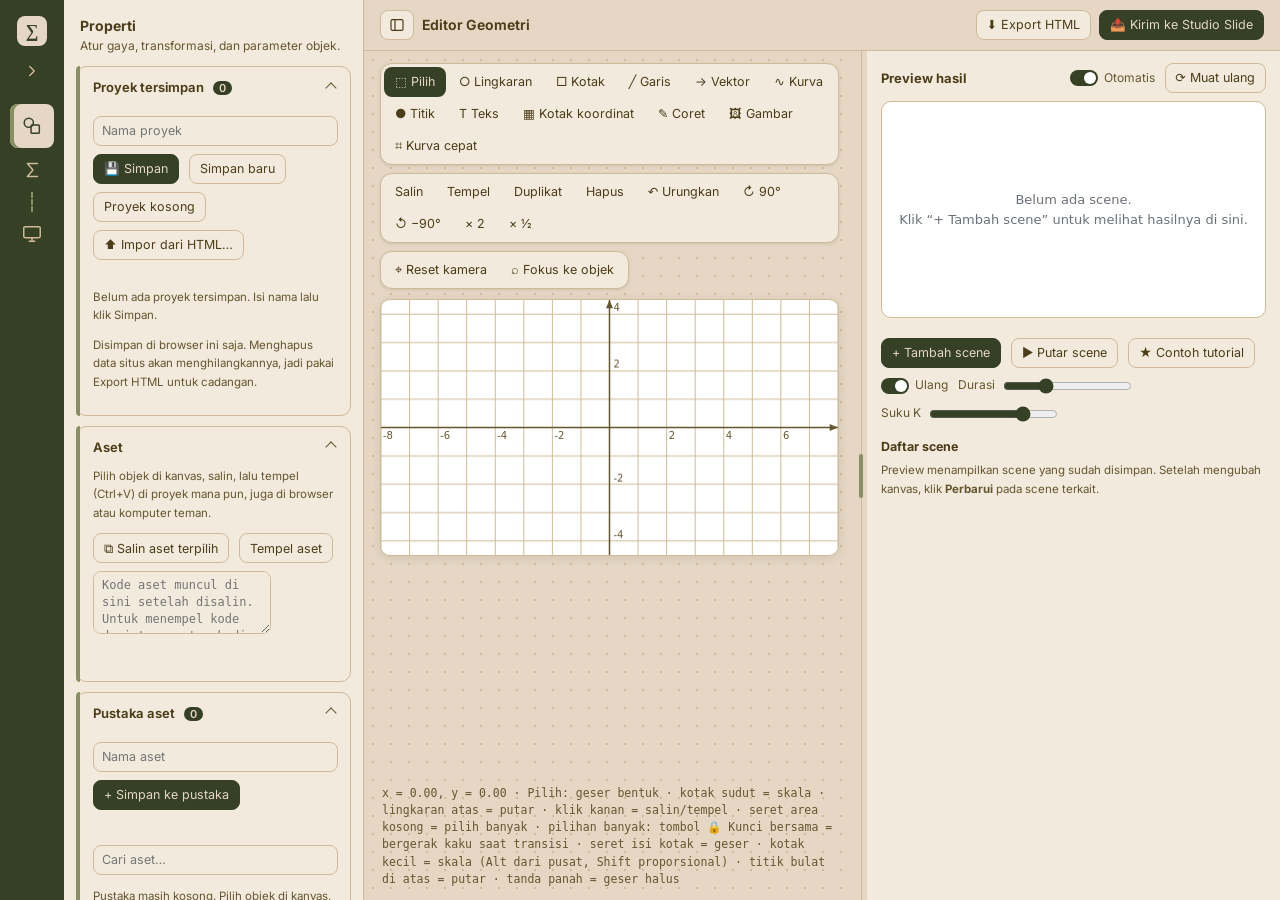
<file: index.html>
<!DOCTYPE html>
<html lang="id">
<head>
<meta charset="utf-8">
<meta name="viewport" content="width=device-width, initial-scale=1, viewport-fit=cover">
<title>Studio Animasi</title>
<link rel="stylesheet" href="https://fonts.googleapis.com/css2?family=Inter:wght@400;500;600;700&display=swap">
<link rel="stylesheet" href="css/shell.css">
</head>
<body>
<aside id="side" aria-label="Menu utama">
  <div class="brand"><span class="logo" aria-hidden="true">∑</span><b>Studio Animasi</b>
    <button id="tgl" class="tgl" type="button" aria-controls="side" aria-expanded="true" aria-label="Ciutkan sidebar" title="Ciutkan sidebar"><svg viewBox="0 0 24 24" aria-hidden="true"><path d="M15 6l-6 6 6 6"/></svg></button>
  </div>
  <nav>
    <a class="nav" href="#geometri" data-app="geometri">
      <svg viewBox="0 0 24 24" aria-hidden="true"><circle cx="8.5" cy="8.5" r="5"/><rect x="11" y="11" width="9" height="9" rx="1"/></svg>
      <span class="t">Editor Geometri<small>Bentuk, kurva, scene</small></span>
    </a>
    <a class="nav" href="#katex" data-app="katex">
      <svg viewBox="0 0 24 24" aria-hidden="true"><path d="M18 5H7l6 7-6 7h11"/></svg>
      <span class="t">Editor KaTeX<small>Rumus yang bermorf</small></span>
    </a>
    <span class="flow" aria-hidden="true"></span>
    <a class="nav" href="#slide" data-app="slide">
      <svg viewBox="0 0 24 24" aria-hidden="true"><rect x="3" y="4" width="18" height="12" rx="1.5"/><path d="M9 20h6M12 16v4"/></svg>
      <span class="t">Studio Slide<small>Susun jadi presentasi</small></span>
      <span class="count" id="cnt" hidden>0</span>
    </a>
  </nav>
  <div class="foot">
    <label class="opt"><input type="checkbox" id="auto" checked> Buka Studio Slide setelah kirim</label>
    <p>Pekerjaan hanya tersimpan selama tab ini terbuka. Gunakan “Simpan .html” di Studio Slide sebelum menutup.</p>
  </div>
</aside>

<main id="stage">
  <iframe class="pane" data-app="geometri" src="apps/geometri/index.html" title="Editor Geometri" allow="fullscreen; clipboard-read; clipboard-write"></iframe>
  <iframe class="pane" data-app="katex" src="apps/katex/index.html" title="Editor KaTeX" allow="fullscreen; clipboard-read; clipboard-write"></iframe>
  <iframe class="pane" data-app="slide" src="apps/slide/index.html" title="Studio Slide" allow="fullscreen; clipboard-read; clipboard-write"></iframe>
</main>

<div id="toast" role="status" aria-live="polite"></div>
<script src="js/shell.js"></script>
</body>
</html>
</file>
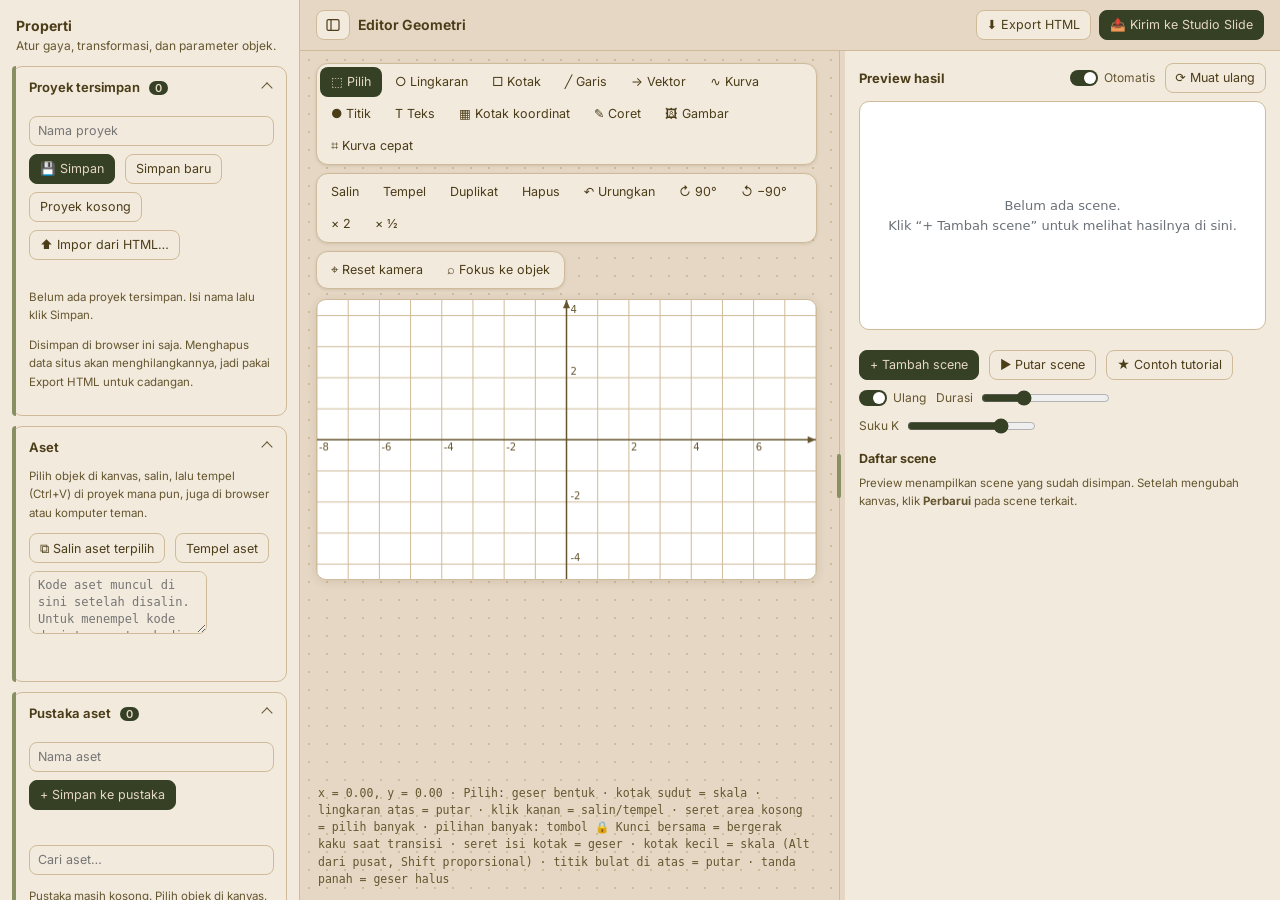
<file: apps/geometri/index.html>
<!DOCTYPE html>
<html lang="id"><head><meta charset="utf-8">
<meta name="viewport" content="width=device-width, initial-scale=1, viewport-fit=cover">
<title>Editor Geometri</title>
<link rel="stylesheet" href="https://fonts.googleapis.com/css2?family=Inter:wght@400;500;600;700&display=swap">
<link rel="stylesheet" href="../../css/ui.css"></head>
<body data-ar="1.7778">
<div id="app">
<aside id="insp" aria-label="Properti">
<div class="ih"><b>Properti</b><span>Atur gaya, transformasi, dan parameter objek.</span></div>
<details class="card" open><summary><span>Proyek tersimpan <span class="badge" id="libn">0</span></span></summary><div class="cb">
<div class="row"><input type="text" id="lnm" placeholder="Nama proyek" maxlength="60" autocomplete="off" aria-label="Nama proyek"></div>
<div class="row"><button id="lsv" class="pri" title="Simpan perubahan ke proyek yang sedang dibuka">💾 Simpan</button><button id="lsa" title="Simpan sebagai proyek baru">Simpan baru</button><button id="lnw">Proyek kosong</button></div>
<div class="row"><button id="lim" title="Buka file .html hasil Export HTML">⬆ Impor dari HTML…</button><input type="file" id="lfi" accept=".html,.htm" hidden></div>
<p class="f" id="lmsg" role="status" aria-live="polite"></p>
<div id="llist"></div>
<p class="f">Disimpan di browser ini saja. Menghapus data situs akan menghilangkannya, jadi pakai Export HTML untuk cadangan.</p>
</div></details>
<details class="card" open><summary><span>Aset</span></summary><div class="cb">
<p class="f" style="margin-top:0">Pilih objek di kanvas, salin, lalu tempel (Ctrl+V) di proyek mana pun, juga di browser atau komputer teman.</p>
<div class="row"><button id="acp" title="Salin objek terpilih (Ctrl+C)">⧉ Salin aset terpilih</button><button id="apt" title="Tempel aset dari clipboard atau dari kolom kode">Tempel aset</button></div>
<textarea id="akd" rows="3" spellcheck="false" aria-label="Kode aset" placeholder="Kode aset muncul di sini setelah disalin. Untuk menempel kode dari teman, taruh di sini lalu klik Tempel aset."></textarea>
<p class="f" id="amsg" role="status" aria-live="polite"></p>
</div></details>
<details class="card" open><summary><span>Pustaka aset <span class="badge" id="bn">0</span></span></summary><div class="cb">
<div class="row"><input type="text" id="bnm" placeholder="Nama aset" maxlength="60" autocomplete="off" aria-label="Nama aset"><button id="bsv" class="pri" title="Simpan objek terpilih (atau kode di kolom Aset) ke pustaka">+ Simpan ke pustaka</button></div>
<p class="f" id="bmsg" role="status" aria-live="polite"></p>
<input type="search" id="bq" placeholder="Cari aset…" aria-label="Cari aset" autocomplete="off">
<div id="blist"></div>
<p class="f">Tersimpan di browser ini. Pakai <b>Salin kode</b> untuk membagikan aset ke teman atau memindahkannya ke browser lain.</p>
</div></details>
<details class="card" open><summary>Gaya</summary><div class="cb">
<div class="row"><label>Garis <input type="color" id="sc"></label><label>Gaya garis <select id="dh"><option value="0">Penuh ───</option><option value="1">Putus-putus ─ ─ ─</option><option value="2">Titik-titik · · · ·</option><option value="3">Titik-garis ─ · ─</option></select></label><label>Isi <input type="color" id="fc" value="#38bdf8"></label><label>Opasitas isi <input type="range" id="fo" min="0" max="100" value="0"></label><label><input type="checkbox" id="sg" checked> Snap grid ¼</label><label><input type="checkbox" id="co" checked> Label koordinat titik</label></div>
</div></details>
<details class="card" open><summary>Transformasi</summary><div class="cb">
<p class="f empty">Pilih objek di kanvas untuk mengatur posisi, skala, putaran, dan memutar beberapa objek sekaligus.</p>
<div class="row" id="pn" hidden><span id="fl" style="display:contents"></span><label><input type="checkbox" id="trc"> Jejak</label></div>
<div class="row" id="gr" hidden><label>Sudut <input type="number" id="rgA" value="45" step="5" style="flex:none;min-width:0;width:70px">°</label><label>Pusat <select id="rgM"><option value="c">pusat kelompok</option><option value="o">titik asal (0, 0)</option><option value="x">titik kustom</option><option value="s">tiap objek sendiri</option></select></label><span id="rgX" hidden style="display:contents"><label>x <input type="number" id="rgx" value="0" step=".25" style="flex:none;min-width:0;width:70px"></label><label>y <input type="number" id="rgy" value="0" step=".25" style="flex:none;min-width:0;width:70px"></label></span><button id="rgL" title="Berlawanan arah jarum jam">↺ Putar</button><button id="rgR" title="Searah jarum jam">↻ Putar</button><button id="rgK">⌖ Pusat dari kanvas</button><button id="rgG" title="Kunci objek terpilih jadi satu grup: bergerak kaku (geser/putar/skala bersama) saat transisi scene">🔒 Kunci bersama</button><button id="rgF" title="Lepas kunci grup">🔓 Lepas kunci</button><span class="f" id="rgT"></span><label>Skala <input type="number" id="rgS" value="1.25" step=".05" min=".05" style="flex:none;min-width:0;width:64px">×</label><button id="rgU" title="Perbesar terhadap pusat yang dipilih">⤢ Perbesar</button><button id="rgD" title="Perkecil terhadap pusat yang dipilih">⤡ Perkecil</button><span class="f">Pilih beberapa objek (bentuk, vektor, kurva, teks) lalu geser, skala, atau putar bersama. Di kanvas: seret isi kotak pilihan = geser; kotak kecil = skala (Alt = dari pusat, Shift = proporsional); titik bulat di atas = putar (Shift = kelipatan 15°). Tanda panah = geser halus (Shift = 1 satuan).</span></div>
</div></details>
<details class="card"><summary>Sumbu & grid</summary><div class="cb">
<div class="row"><label><input type="checkbox" id="agd" checked> Grid</label><label><input type="checkbox" id="axa" checked> Sumbu</label><span style="opacity:.6;font:.8rem system-ui,sans-serif">ikut di HTML:</span><label><input type="checkbox" id="xgd" checked> Grid</label><label><input type="checkbox" id="xax"> Sumbu</label><label><input type="checkbox" id="an" checked> Angka</label><label>x <input type="number" id="ax1" step="1"> s/d <input type="number" id="ax2" step="1"></label><label>y <input type="number" id="ay1" step=".5"> s/d <input type="number" id="ay2" step=".5"></label><label>Langkah <input type="number" id="ast" step=".5" min=".1"></label></div>
</div></details>
<details class="card"><summary>Parameter</summary><div class="cb">
<div class="row" id="pr"><input type="text" id="pnm" placeholder="nama: θ, a, k…" style="flex:none;min-width:0;width:110px" spellcheck="false"><button id="pa">+ Parameter</button><button id="pd">Contoh: lingkaran satuan</button><button id="prs">Hapus jejak</button></div>
<div id="pl2"></div>
<div class="f">Rumus boleh dipakai di kolom x, y, putar (rad), skala (panel Transformasi), batas kurva persamaan, dan teks {…}. Contoh: <code>cos(θ)</code>, <code>1.5+θ</code>. Kolom berisi rumus mengalahkan drag; ketik angka untuk melepasnya.</div>
</div></details>
<details class="card"><summary>Kurva persamaan &amp; teks</summary><div class="cb">
<div class="row" id="eq"><label>Jenis <select id="qm"><option value="y">y = f(x)</option><option value="p">x(t), y(t)</option><option value="r">r = f(θ)</option><option value="t">tabel (x, y)</option></select></label><input type="text" id="qa" value="sin(x)" placeholder="f(x)" spellcheck="false"><input type="text" id="qb" placeholder="y(t)" spellcheck="false" hidden><textarea id="qt" rows="4" hidden spellcheck="false">0, 0
1, 1.5
2, 1
3, 3
4, 2.5</textarea><label hidden><input type="checkbox" id="qs" checked> halus</label><label hidden><input type="checkbox" id="qd" checked> titik data</label><label>dari <input type="text" id="ql" value="-8" style="flex:none;min-width:0;width:72px"></label><label>sampai <input type="text" id="qh" value="8" style="flex:none;min-width:0;width:72px"></label><select id="qp"><option value="">Contoh…</option></select><button id="qg">Gambar baru</button><button id="qu">Perbarui terpilih</button></div>
<div id="nl"></div>
</div></details>
<details class="card"><summary>Pintasan keyboard</summary><div class="cb">
<div class="f" style="margin:0">Pintasan: V/C/R/L/P ganti alat · Ctrl+C / V / D salin, tempel, duplikat · Del hapus · Ctrl+Z urungkan · Seret area kosong = pilih banyak (→ terkurung, ← tersentuh) · Shift = tambah/hapus pilihan · Ctrl+A semua · Roda = zoom kamera · klik tengah + seret = geser · G kotak koordinat (kurva baru masuk ke kotak yang dipilih) · F coret bebas · Shift saat memutar = kelipatan 15° · Alt saat tarik handle kurva = handle tak simetris.</div>
</div></details>
</aside>
<div id="main">
<header id="top">
<button id="itg" type="button" aria-expanded="true" aria-controls="insp" title="Ciutkan / buka panel properti" aria-label="Ciutkan atau buka panel properti"><svg viewBox="0 0 24 24" aria-hidden="true"><rect x="3" y="4" width="18" height="16" rx="2"/><path d="M9 4v16"/></svg></button>
<h1>Editor Geometri</h1><span class="sp"></span><button id="ex">⬇ Export HTML</button><button id="sd" class="pri" title="Kirim animasi ini langsung ke Studio Slide, tanpa download">📤 Kirim ke Studio Slide</button>
</header>
<div id="work">
<section id="cvp" aria-label="Kanvas scene">
<div class="tools"><div class="pill" id="tb"></div><input type="file" id="imf" accept="image/*,.svg" hidden><div class="pill" id="ac"></div><div class="pill"><button id="cr">⌖ Reset kamera</button><button id="cf">⌕ Fokus ke objek</button></div></div>
<div class="row qkc" id="qk" hidden><canvas id="mc" width="256" height="144" style="width:256px;height:144px;flex:none;border:1px solid var(--bd);border-radius:8px;cursor:crosshair;touch-action:none"></canvas><div style="display:flex;flex-direction:column;gap:6px;flex:1;min-width:250px"><div id="mp" style="display:flex;flex-wrap:wrap;gap:4px"></div><div class="row" style="margin:0"><label><span id="mfl">y =</span> <input type="text" id="mf" value="sin(x)" spellcheck="false" style="flex:none;min-width:0;width:170px"></label><label>dari <input type="text" id="mlo" value="-2*pi" style="flex:none;min-width:0;width:64px"></label><label>sampai <input type="text" id="mhi" value="2*pi" style="flex:none;min-width:0;width:64px"></label></div><div class="row" style="margin:0"><button id="mad">+ Tambah ke kanvas</button><button id="mcl">Hapus coretan</button><span class="f">Pilih kurva, ketik rumus, atau gambar langsung di kotak kecil (seret).</span></div></div></div>
<div id="cvbox"><div id="cvw"><canvas id="c"></canvas></div></div>
<div class="stat" id="st"></div>
<div id="cm" hidden></div>
<div id="nav"><button id="nvp" aria-label="Sebelumnya">‹</button><button id="nvn" aria-label="Berikutnya">›</button></div>
</section>
<div id="gut" role="separator" aria-orientation="vertical" aria-label="Atur lebar kanvas dan preview" tabindex="0" title="Seret untuk mengatur lebar · klik dua kali untuk reset"></div>
<section id="pvp" aria-label="Preview hasil">
<div class="ph"><b>Preview hasil</b><label><input type="checkbox" id="pva" checked> Otomatis</label><button id="pvr" type="button" title="Muat ulang preview">⟳ Muat ulang</button></div>
<div class="pvbox"><iframe id="pvf" title="Preview hasil animasi" sandbox="allow-scripts"></iframe></div>
<div id="scn">
<div class="row"><button id="ad" class="pri">+ Tambah scene</button><button id="pl">▶ Putar scene</button><button id="exs">★ Contoh tutorial</button></div>
<div class="row"><label><input type="checkbox" id="lp" checked> Ulang</label><label>Durasi <input type="range" id="cd" min="5" max="40" value="16"></label><label>Suku K <input type="range" id="K" min="5" max="64" value="50"></label></div>
<h2>Daftar scene</h2>
<div id="sl"></div>
<p class="f">Preview menampilkan scene yang sudah disimpan. Setelah mengubah kanvas, klik <b>Perbarui</b> pada scene terkait.</p>
</div>
</section>
</div>
</div>
</div>
<script src="../../js/bridge.js"></script>
<script src="script.js"></script>
<script src="../../js/studiodb.js"></script>
<script src="library.js"></script>
<script src="asset.js"></script>
<script src="assetlib.js"></script>
<script src="../../js/split.js"></script>
</body></html>
</file>
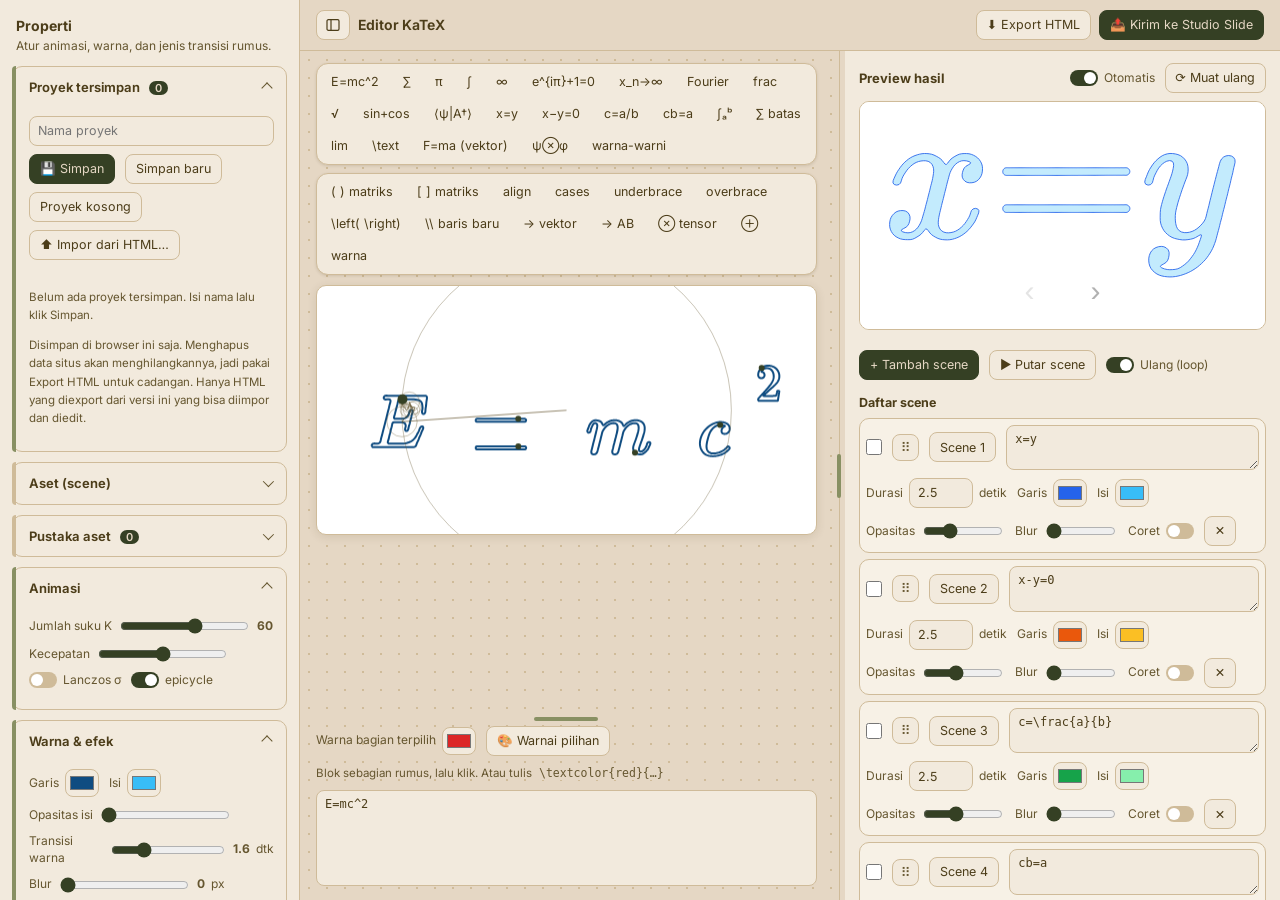
<file: apps/katex/index.html>
<!DOCTYPE html>
<html lang="id"><head><meta charset="utf-8">
<meta name="viewport" content="width=device-width, initial-scale=1, viewport-fit=cover">
<title>Editor KaTeX</title>
<link rel="stylesheet" href="https://fonts.googleapis.com/css2?family=Inter:wght@400;500;600;700&display=swap">
<link rel="stylesheet" href="../../css/ui.css"></head>
<body data-ar="var">
<div id="app">
<aside id="insp" aria-label="Properti">
<div class="ih"><b>Properti</b><span>Atur animasi, warna, dan jenis transisi rumus.</span></div>
<details class="card" open><summary><span>Proyek tersimpan <span class="badge" id="libn">0</span></span></summary><div class="cb">
<div class="row"><input type="text" id="lnm" placeholder="Nama proyek" maxlength="60" autocomplete="off" aria-label="Nama proyek"></div>
<div class="row"><button id="lsv" class="pri" title="Simpan perubahan ke proyek yang sedang dibuka">💾 Simpan</button><button id="lsa" title="Simpan sebagai proyek baru">Simpan baru</button><button id="lnw">Proyek kosong</button></div>
<div class="row"><button id="lim" title="Buka file .html hasil Export HTML">⬆ Impor dari HTML…</button><input type="file" id="lfi" accept=".html,.htm" hidden></div>
<p class="f" id="lmsg" role="status" aria-live="polite"></p>
<div id="llist"></div>
<p class="f">Disimpan di browser ini saja. Menghapus data situs akan menghilangkannya, jadi pakai Export HTML untuk cadangan. Hanya HTML yang diexport dari versi ini yang bisa diimpor dan diedit.</p>
</div></details>
<details class="card"><summary><span>Aset (scene)</span></summary><div class="cb">
<p class="f" style="margin-top:0">Centang scene di daftar scene, lalu salin dan tempel (Ctrl+C / Ctrl+V) di proyek mana pun, juga di browser atau komputer teman.</p>
<div class="row"><button id="acp" title="Salin scene yang dicentang (Ctrl+C)">⧉ Salin aset terpilih</button><button id="apt" title="Tempel aset dari clipboard atau dari kolom kode">Tempel aset</button></div>
<div class="row"><button id="asa">Pilih semua</button><button id="asn">Kosongkan</button><span class="f" id="apk" style="margin:0">Belum ada scene dipilih</span></div>
<textarea id="akd" rows="3" spellcheck="false" aria-label="Kode aset" placeholder="Kode aset muncul di sini setelah disalin. Untuk menempel kode dari teman, taruh di sini lalu klik Tempel aset."></textarea>
<p class="f" id="amsg" role="status" aria-live="polite"></p>
</div></details>
<details class="card"><summary><span>Pustaka aset <span class="badge" id="bn">0</span></span></summary><div class="cb">
<div class="row"><input type="text" id="bnm" placeholder="Nama aset" maxlength="60" autocomplete="off" aria-label="Nama aset"><button id="bsv" class="pri" title="Simpan scene yang dicentang (atau kode di kolom Aset) ke pustaka">+ Simpan ke pustaka</button></div>
<p class="f" id="bmsg" role="status" aria-live="polite"></p>
<input type="search" id="bq" placeholder="Cari aset…" aria-label="Cari aset" autocomplete="off">
<div id="blist"></div>
<p class="f">Tersimpan di browser ini. Pakai <b>Salin kode</b> untuk membagikan aset ke teman atau memindahkannya ke browser lain.</p>
</div></details>
<details class="card" open><summary>Animasi</summary><div class="cb">
<div class="row">
<label>Jumlah suku K <input type="range" id="K" min="1" max="100" value="60"> <b id="Kv">60</b></label>
<label>Kecepatan <input type="range" id="sp" min="0" max="100" value="50"></label>
<label><input type="checkbox" id="la"> Lanczos σ</label>
<label><input type="checkbox" id="ep" checked> epicycle</label>
</div>
</div></details>
<details class="card" open><summary>Warna & efek</summary><div class="cb">
<div class="row"><label>Garis <input type="color" id="sc"></label><label>Isi <input type="color" id="fc" value="#38bdf8"></label><label>Opasitas isi <input type="range" id="fo" min="0" max="100" value="0"></label><label>Transisi warna <input type="range" id="cd" min="1" max="60" value="16"> <b id="cdv">1.6</b> dtk</label>
<label>Blur <input type="range" id="bl" min="0" max="24" value="0"> <b id="blv">0</b> px</label>
<label><input type="checkbox" id="st"> Coret (strikethrough)</label></div>
</div></details>
<details class="card" open><summary>Transisi</summary><div class="cb">
<div class="row">
<label>Mode <select id="md"><option value="auto">Otomatis</option><option value="alg">Transposisi aljabar</option><option value="morph">Morph Fourier</option></select></label>
<label>Kanvas <select id="ar"><option value="2">2:1</option><option value="1.7778">16:9</option><option value="1.3333">4:3</option></select></label>
<label>Pindah ruas <select id="mv"><option value="trans">Translasi saja</option><option value="spin">Translasi + putar</option></select></label></div>
</div></details>
<details class="card"><summary>Referensi sintaks</summary><div class="cb">
<div class="f">z(θ) = Σ<sub>|k|≤K</sub> σ<sub>k</sub> c<sub>k</sub> e<sup>ikθ</sup>, σ<sub>k</sub> = sinc(k/(K+1)) &nbsp;(σ<sub>k</sub>=1 jika Lanczos mati)<br>
Transposisi: glyph yang sama di dua scene (mis. <b>y</b> pada x=y → x−y=0) dipindah secara kaku: translasi hanya mengubah c<sub>0</sub>, rotasi mengalikan semua c<sub>k</sub> dengan e<sup>iα</sup>. Glyph baru (−, 0) tumbuh dari titik, glyph yang hilang (garis pecahan) menyusut. Kalau glyph tidak cocok (E → y) dipakai morph Fourier biasa.<br>
Sintaks: <b>^</b> pangkat, <b>_</b> indeks, <b>{ }</b> grup, dan <b>\sum \int \pi \infty \alpha \theta \sqrt \partial \nabla \to</b> dst. Contoh: e^{iπ}+1=0<br>
<b>Enter</b> = baris baru (atau <b>\\</b>). Di dalam blok, <b>&amp;</b> memisah kolom.<br>
Matriks: <b>\begin{pmatrix} a &amp; b \\ c &amp; d \end{pmatrix}</b> (juga matrix, bmatrix, Bmatrix, vmatrix, Vmatrix, cases).<br>
Rata seperti LaTeX: <b>\begin{align} x &amp;= a+b \\ y &amp;= c \end{align}</b>. Kalau ada &amp; di teks biasa, otomatis jadi align; tanpa &amp; baris-barisnya di tengah.<br>
<b>\underbrace{a+b}_{n}</b>, <b>\overbrace{a+b}^{n}</b>, <b>\left( … \right)</b> (pembatas ikut tinggi isi), <b>\cdots \vdots \ddots \ldots \cdot</b>.<br>
Batas operator: <b>\sum_{a=1}^{\infty}</b>, <b>\prod</b>, <b>\lim_{x\to 0}</b> menaruh batas di atas/bawah (rata tengah); <b>\int_a^b</b> menaruh batas di samping (atas di kanan-atas, bawah di kanan-bawah). Scene bisa dipindah urutannya dengan menyeret ⠿ di kirinya. Variabel biasa seperti x_i^2 dan {a+b}^2 ditumpuk rapi. <b>\text{Teks biasa}</b> (juga \mathrm, \mbox, \operatorname) memakai huruf tegak, bukan huruf matematika miring. <b>Coret</b> menambah garis strikethrough yang ikut di-morph; <b>Blur</b> mengaburkan tulisan (transisinya ikut animasi warna).</div>
</div></details>
</aside>
<div id="main">
<header id="top">
<button id="itg" type="button" aria-expanded="true" aria-controls="insp" title="Ciutkan / buka panel properti" aria-label="Ciutkan atau buka panel properti"><svg viewBox="0 0 24 24" aria-hidden="true"><rect x="3" y="4" width="18" height="16" rx="2"/><path d="M9 4v16"/></svg></button>
<h1>Editor KaTeX</h1><span class="sp"></span><button id="ex">⬇ Export HTML</button><button id="sd" class="pri" title="Kirim animasi ini langsung ke Studio Slide, tanpa download">📤 Kirim ke Studio Slide</button>
</header>
<div id="work">
<section id="cvp" aria-label="Kanvas scene">
<div class="tools"><div class="pill" id="pre"></div><div class="pill" id="sn"></div></div>
<div id="cvbox"><div id="cvw"><canvas id="c"></canvas></div></div>
<div class="edit"><div id="tgrip" role="separator" aria-orientation="horizontal" aria-label="Atur tinggi kolom teks (tarik ke atas untuk memperbesar)" tabindex="0" title="Tarik ke atas untuk memperbesar kolom teks · klik dua kali untuk reset"></div><div class="cprow"><label>Warna bagian terpilih <input type="color" id="tcp" value="#dc2626" aria-label="Warna untuk bagian rumus yang dipilih"></label><button id="tcb" type="button" title="Bungkus teks yang diblok di kolom rumus dengan \textcolor{…}{…}">🎨 Warnai pilihan</button><span class="f" style="margin:0">Blok sebagian rumus, lalu klik. Atau tulis <code>\textcolor{red}{…}</code></span></div>
<div class="row"><textarea id="tx" rows="4" autocomplete="off" spellcheck="false">E=mc^2</textarea></div></div>
</section>
<div id="gut" role="separator" aria-orientation="vertical" aria-label="Atur lebar kanvas dan preview" tabindex="0" title="Seret untuk mengatur lebar · klik dua kali untuk reset"></div>
<section id="pvp" aria-label="Preview hasil">
<div class="ph"><b>Preview hasil</b><label><input type="checkbox" id="pva" checked> Otomatis</label><button id="pvr" type="button" title="Muat ulang preview">⟳ Muat ulang</button></div>
<div class="pvbox"><iframe id="pvf" title="Preview hasil animasi" sandbox="allow-scripts"></iframe></div>
<div id="scn">
<div class="row"><button id="ad" class="pri">+ Tambah scene</button><button id="pl">▶ Putar scene</button><label><input type="checkbox" id="lp" checked> Ulang (loop)</label></div>
<h2>Daftar scene</h2>
<div id="sl"></div>
<p class="f">Seret ⠿ untuk mengubah urutan. Preview diperbarui otomatis saat scene berubah.</p>
</div>
</section>
</div>
</div>
</div>
<script src="../../js/bridge.js"></script>
<script src="script.js"></script>
<script src="../../js/studiodb.js"></script>
<script src="library.js"></script>
<script src="asset.js"></script>
<script src="../../js/split.js"></script>
</body></html>
</file>
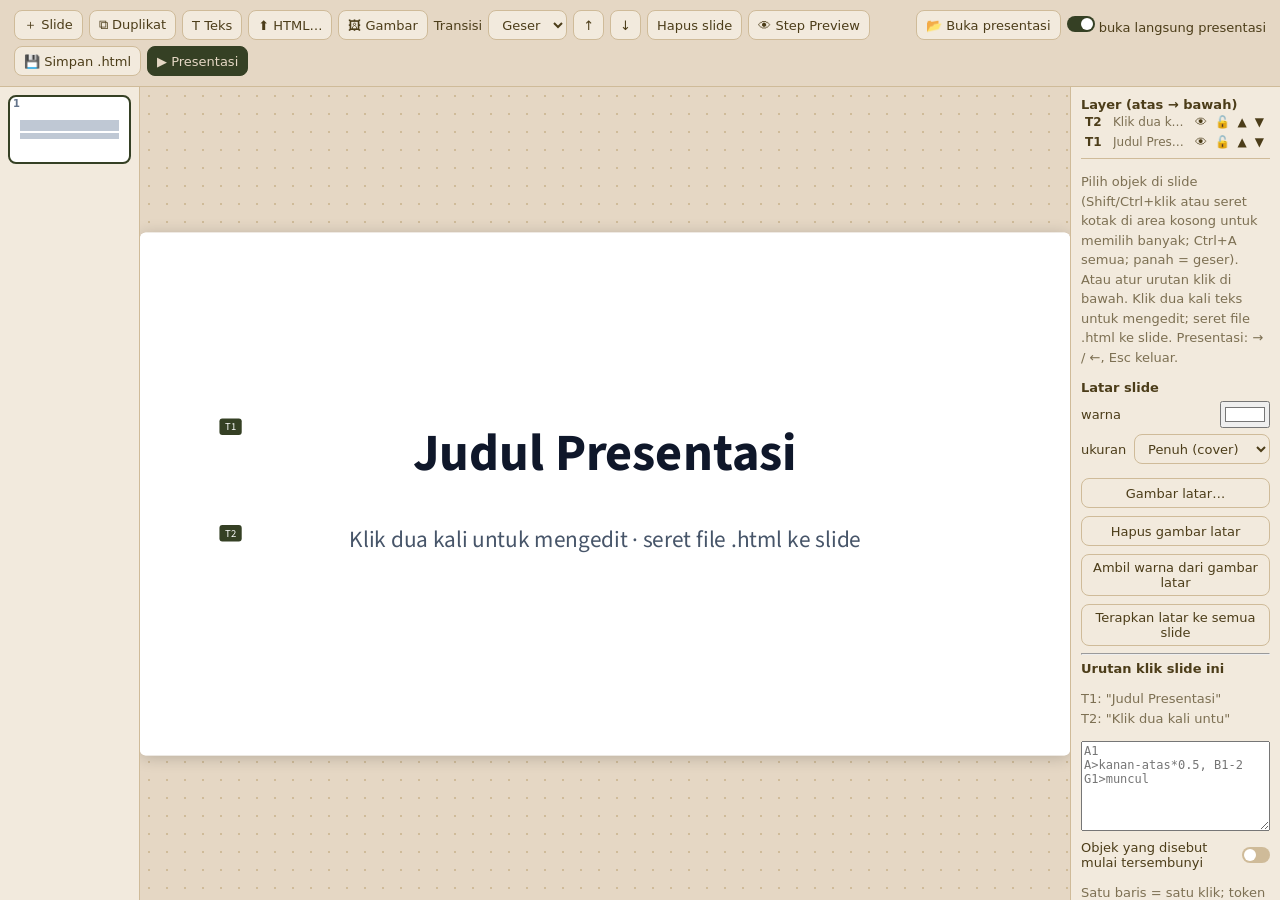
<file: apps/slide/index.html>
<!DOCTYPE html>
<html lang="id"><head><meta charset="utf-8">
<meta name="viewport" content="width=device-width,initial-scale=1">
<title>Studio Slide</title>
<link rel="preconnect" href="https://fonts.googleapis.com">
<link rel="stylesheet" href="https://fonts.googleapis.com/css2?family=Source+Sans+3:wght@400;700&display=swap">
<link rel="stylesheet" href="style.css" id="appcss"></head><body>
<div id="bar">
 <button id="aS">＋ Slide</button><button id="cS" title="Salin slide beserta semua objek, urutan, dan latar">⧉ Duplikat</button><button id="aT">T Teks</button><button id="aW">⬆ HTML…</button><button id="aI">🖼 Gambar</button><input type="file" id="fim" accept="image/*" hidden>
 <input type="file" id="fi" accept=".html,.htm" hidden>
 <span>Transisi</span>
 <select id="tr"><option value="slide">Geser</option><option value="fade">Pudar</option><option value="zoom">Zoom</option></select>
 <button id="mu" title="Slide naik">↑</button><button id="md" title="Slide turun">↓</button><button id="dS">Hapus slide</button><button id="pvm" title="Lihat kondisi slide setelah tiap klik urutan, sambil tetap bisa menggeser objek ( [ dan ] = mundur/maju )">👁 Step Preview</button>
 <span class="sp"></span><span id="msg"></span>
 <button id="oP" title="Buka file hasil Simpan .html untuk diedit (mengganti presentasi saat ini)">📂 Buka presentasi</button><input type="file" id="fo" accept=".html,.htm" hidden>
 <label title="Jika dicentang, file hasil simpan langsung membuka mode presentasi (Esc untuk mengedit)"><input type="checkbox" id="pa" checked> buka langsung presentasi</label>
 <button id="sv">💾 Simpan .html</button><button id="pr" class="pri">▶ Presentasi</button>
</div>
<div id="main">
 <div id="rail"></div>
 <div id="wrap"><div id="st"></div><div id="fl"></div><button id="pmb" title="Slider (Ctrl+M)">🎚 Slider</button></div>
 <div id="side"><div id="pvb" hidden><b>Step Preview</b>
  <div class="pvr"><button id="pv0" title="Kondisi awal">⏮</button><button id="pvp" title="Mundur ( [ )">◀</button><span id="pvl">0 / 0</span><button id="pvn" title="Maju ( ] )">▶</button><button id="pv9" title="Langkah terakhir">⏭</button></div>
  <input type="range" id="pvs" min="0" max="0" value="0" style="width:100%;margin-top:6px">
  <p class="h" id="pvt" style="margin:4px 0 0"></p>
  <p class="h" style="font-size:11px;margin:4px 0 0">Objek yang belum muncul tampil samar. Seret objek yang sudah muncul untuk mengatur posisi dasarnya (mis. teks B agar tidak menimpa A). Objek yang dipindah urutan (A&gt;kiri-atas) diatur lewat teks urutan.</p></div>
  <div id="ly"></div>
  <div id="none"><p class="h">Pilih objek di slide (Shift/Ctrl+klik atau seret kotak di area kosong untuk memilih banyak; Ctrl+A semua; panah = geser). Atau atur urutan klik di bawah. Klik dua kali teks untuk mengedit; seret file .html ke slide. Presentasi: → / ←, Esc keluar.</p>
  <b>Latar slide</b>
  <label>warna <input type="color" id="bgc" value="#ffffff"></label>
  <label>ukuran <select id="bgf"><option value="cover">Penuh (cover)</option><option value="contain">Muat (contain)</option><option value="100% 100%">Rentang</option></select></label>
  <button id="bgi">Gambar latar…</button><input type="file" id="fbg" accept="image/*" hidden>
  <button id="bgx">Hapus gambar latar</button>
  <button id="bgd">Ambil warna dari gambar latar</button>
  <button id="bga">Terapkan latar ke semua slide</button>
  <hr>
  <b>Urutan klik slide ini</b>
  <p class="h" id="wl" style="white-space:pre-line"></p>
  <textarea id="seq" rows="6" style="width:100%;font:12px monospace" placeholder="A1&#10;A>kanan-atas*0.5, B1-2&#10;G1>muncul"></textarea>
  <label>Objek yang disebut mulai tersembunyi <input type="checkbox" id="hid"></label>
  <p class="h">Satu baris = satu klik; token dijalankan berurutan, tanda + = serentak.<br>
  <b>A2</b> / <b>B3-5</b>: langkah widget<br>
  <b>A&gt;kanan-atas*0.5</b>: pindah + skala (tengah, kiri, kanan, atas, bawah, kiri-atas, kanan-atas, kiri-bawah, kanan-bawah)<br>
  <b>T1&gt;@480:100</b>: ke koordinat (pusat objek, kanvas 960×540)<br>
  <b>G1&gt;kembali</b> / <b>muncul</b> / <b>hilang</b><br>
  <b>A2-3&amp;B1-2</b>: kontainer serentak, langkah demi langkah (A2 bersama B1, lalu A3 bersama B2)<br>
  <b>+</b> = jalan serentak bebas, <b>,</b> = berurutan (dengan jeda)<br>
  Contoh: <b>A1, A&gt;kiri-atas*0.5+B1-2</b><br>Kosong = semua langkah widget berurutan.</p></div>
  <div id="pp" hidden><p class="h" id="mc"></p>
   <label>x <input type="number" id="px"></label>
   <label>y <input type="number" id="py"></label>
   <label>lebar <input type="number" id="pw"></label>
   <label>tinggi <input type="number" id="ph"></label>
   <div id="gt">
    <label>ukuran <input type="number" id="fs"></label>
    <label>warna <input type="color" id="col"></label>
    <label>font <select id="ff"><option value="sans">Sans (Source Sans Pro)</option><option value="mono">Monospace (kode)</option></select></label>
    <label>tebal <input type="checkbox" id="bo"></label>
    <label>rata <select id="al"><option value="left">Kiri</option><option value="center">Tengah</option><option value="right">Kanan</option></select></label>
   </div>
   <div id="gw">
    <label>Langkah <span id="sl"></span></label>
    <input type="range" id="sr" min="0" max="0" value="0" style="width:100%">
    <button id="rw">Ganti sumber HTML…</button><input type="file" id="frw" accept=".html,.htm" hidden>
   </div>
   <button id="zf">Ke depan</button><button id="zb">Ke belakang</button>
   <button id="dI">Hapus objek</button>
  </div>
 </div>
</div>
<script id="app" src="script.js"></script>
</body></html>
</file>
<file: css/shell.css>
:root{--ink:#354024;--panel:#E5D7C4;--line:#889063;--tx:#E5D7C4;--mut:#CFBB99;--ac:#E5D7C4;--bg:#E5D7C4;--sbw:232px;color-scheme:light}
*{box-sizing:border-box}
html,body{height:100%;margin:0}
body{display:grid;grid-template-columns:var(--sbw) minmax(0,1fr);font:14px/1.4 Inter,system-ui,-apple-system,"Segoe UI",Roboto,sans-serif;background:var(--bg);color:var(--tx)}

#side{display:flex;flex-direction:column;gap:18px;padding:16px 10px 12px;background:#fff;color:var(--tx);border-right:1px solid var(--line);overflow:auto}
.brand{display:flex;align-items:center;gap:10px;padding:0 8px}
.brand b{font:600 17px/1.1 Georgia,"Iowan Old Style",serif;letter-spacing:-.01em}
.logo{display:grid;place-items:center;width:30px;height:30px;border-radius:8px;background:var(--ink);color:#fff;font:700 18px/1 Georgia,serif}
nav{display:flex;flex-direction:column}
.nav{position:relative;display:flex;align-items:center;gap:12px;padding:10px 12px;border-radius:8px;color:var(--mut);text-decoration:none}
.nav svg{flex:none;width:22px;height:22px;fill:none;stroke:currentColor;stroke-width:1.6;stroke-linecap:round;stroke-linejoin:round}
.nav .t{display:flex;flex-direction:column;min-width:0;font-weight:600;font-size:14px}
.nav small{font-weight:400;font-size:12px;color:var(--mut);opacity:.85}
.nav:hover{background:#f6f7f4;color:var(--tx)}
.nav[aria-current=page]{background:var(--panel);color:var(--tx);box-shadow:inset 3px 0 0 var(--ac)}
.nav:focus-visible,.opt input:focus-visible{outline:2px solid var(--ac);outline-offset:2px}
.flow{display:block;height:20px;margin-left:22px;border-left:2px dashed var(--line)}
.count{margin-left:auto;min-width:22px;padding:1px 7px;border-radius:99px;background:var(--ink);color:#fff;font-size:12px;font-weight:700;text-align:center}
.foot{margin-top:auto;padding:0 8px;color:var(--mut);font-size:12px}
.foot p{margin:8px 0 0;line-height:1.5}
.opt{display:flex;gap:8px;align-items:flex-start;color:var(--tx);cursor:pointer}
.opt input{margin-top:2px;accent-color:var(--ac)}

#stage{position:relative;min-width:0;min-height:0}
.pane{position:absolute;inset:0;width:100%;height:100%;border:0;visibility:hidden;background:var(--bg)}
.pane.on{visibility:visible}

#toast{position:fixed;right:16px;bottom:16px;max-width:min(420px,calc(100vw - 32px));padding:10px 14px;border-radius:8px;background:var(--ink);color:#fff;border-left:4px solid #5fe0c6;box-shadow:0 6px 24px #0005;opacity:0;transform:translateY(8px);pointer-events:none;transition:opacity .2s,transform .2s;z-index:20}
#toast.show{opacity:1;transform:none}
#toast[data-kind=warn]{border-left-color:#fbbf24}
#toast[data-kind=err]{border-left-color:#f87171}

/* sidebar ciut: hanya ikon (desktop) */
.tgl{margin-left:auto;display:grid;place-items:center;flex:none;width:30px;height:30px;border:0;border-radius:8px;background:transparent;color:var(--mut);cursor:pointer}
.tgl:hover{background:#0000000a;color:var(--tx)}
.tgl:focus-visible{outline:2px solid var(--ac);outline-offset:2px}
.tgl svg{width:18px;height:18px;fill:none;stroke:currentColor;stroke-width:1.8;stroke-linecap:round;stroke-linejoin:round;transition:transform .18s}
body.anim{transition:grid-template-columns .18s ease}
@media (min-width:761px){
  body.rail{--sbw:64px}
  body.rail .tgl svg{transform:rotate(180deg)}
  body.rail .brand{flex-direction:column;gap:10px;padding:0}
  body.rail .brand b,body.rail .nav .t,body.rail .foot{display:none}
  body.rail .tgl{margin-left:0}
  body.rail .nav{justify-content:center;padding:11px 0}
  body.rail .count{position:absolute;top:2px;right:6px;min-width:18px;padding:0 5px;font-size:11px;margin:0}
  body.rail .flow{margin-left:auto;margin-right:auto}
}

/* mode presentasi dari Studio Slide: sidebar disembunyikan */
body.immersive{display:block}
body.immersive #side{display:none}
body.immersive #stage{position:fixed;inset:0}

@media (max-width:760px){
  body{grid-template-columns:1fr;grid-template-rows:auto minmax(0,1fr)}
  #side{flex-direction:row;align-items:center;gap:4px;padding:6px;overflow-x:auto}
  .brand b,.nav small,.foot,.flow,.tgl{display:none}
  .brand{padding:0 4px}
  nav{flex-direction:row;gap:2px}
  .nav{padding:8px 10px;gap:8px}
  .nav[aria-current=page]{box-shadow:inset 0 -3px 0 var(--ac)}
}
@media (prefers-reduced-motion:reduce){#toast,body.anim,.tgl svg{transition:none}}

/* palet: Kombu Green (sidebar), Moss Green (aksen), Tan, Bone, Café Noir (teks) */
body{color:#4C3D19}
#side{background:var(--ink);border-right:0}
.brand b{color:#E5D7C4}
.logo{background:#E5D7C4;color:#354024}
.nav:hover{background:#e5d7c41f}
.nav[aria-current=page]{background:#E5D7C4;color:#354024;box-shadow:inset 4px 0 0 #889063}
.nav[aria-current=page] small{color:#4C3D19;opacity:1}
.count{background:#889063;color:#1f2715}
.nav[aria-current=page] .count{background:#354024;color:#E5D7C4}
.tgl:hover{background:#e5d7c41f}
#toast{background:#354024;color:#E5D7C4;border-left-color:#889063}
</file>
<file: css/ui.css>
/* Tema bersama Editor Geometri & Editor KaTeX: panel putih, kanvas titik-titik, kartu yang bisa dilipat, tombol hitam. */
:root{--noir:#4C3D19;--kombu:#354024;--moss:#889063;--tan:#CFBB99;--bone:#E5D7C4;--bg:#E5D7C4;--pn:#F2EADD;--fg:#4C3D19;--ink:#354024;--mut:#65562F;--acc:#354024;--line:#0f4c81;--card:#fff;--bd:#CFBB99;--ok:#889063;--gold:#889063;--edge:#CFBB99;
--sans:Inter,system-ui,-apple-system,"Segoe UI",Roboto,sans-serif;color-scheme:light}
*{box-sizing:border-box}
html,body{height:100%;margin:0}
body{font:13px/1.4 var(--sans);color:var(--fg);background:var(--bg);overflow:hidden;-webkit-text-size-adjust:100%}
[hidden]{display:none!important}
#app{display:grid;grid-template-columns:var(--iw,300px) minmax(0,1fr);height:100%;transition:grid-template-columns .18s}
body.nin #app{--iw:0px}
body.nin #insp{visibility:hidden;border-right:0;padding:0}

/* panel kiri: properti */
#insp{background:var(--pn);border-right:1px solid var(--bd);overflow:auto;padding:14px 12px 24px;min-width:0}
.ih{margin:2px 4px 12px}.ih b{font-size:14px;display:block}.ih span{color:var(--mut);font-size:12px}
.card{position:relative;margin:0 0 10px;border:1px solid var(--bd);border-radius:10px;background:var(--pn)}
.card::before{content:"";position:absolute;left:-1px;top:-1px;bottom:-1px;width:4px;border-radius:10px 0 0 10px;background:var(--bd)}
.card[open]::before{background:var(--ok)}
.card>summary{list-style:none;cursor:pointer;padding:11px 12px 11px 16px;font-weight:650;display:flex;align-items:center;justify-content:space-between;border-radius:10px}
.card>summary::-webkit-details-marker{display:none}
.card>summary::after{content:"";width:7px;height:7px;margin-right:3px;border-right:1.6px solid var(--mut);border-bottom:1.6px solid var(--mut);transform:rotate(45deg) translateY(-2px);transition:transform .15s}
.card[open]>summary::after{transform:rotate(-135deg)}
.cb{padding:0 12px 12px 16px}

/* kontrol */
button{font:inherit;font-size:12.5px;min-height:30px;padding:5px 10px;border:1px solid var(--bd);background:var(--pn);color:var(--fg);border-radius:8px;cursor:pointer}
button:hover:not(:disabled){background:#cfbb9959}
button:disabled{opacity:.4;cursor:default}
button.on,button.pri{background:var(--ink);border-color:var(--ink);color:var(--bone)}
button.pri:hover:not(:disabled){background:#46542f}
:is(button,input,select,textarea,summary,#gut):focus-visible{outline:2px solid var(--fg);outline-offset:2px}
input[type=number],input[type=text],input[type=search],select,textarea{font:inherit;font-size:12.5px;min-height:30px;padding:5px 8px;border:1px solid var(--bd);border-radius:8px;background:var(--pn);color:var(--fg)}
input[type=text],input[type=search]{flex:1;min-width:110px}input[type=number]{width:66px}
textarea{flex:1;min-width:150px;font-family:ui-monospace,Menlo,monospace;font-size:12px;resize:vertical}
input[type=color]{width:34px;height:28px;padding:2px;border:1px solid var(--bd);border-radius:8px;background:var(--pn);cursor:pointer}
input[type=range]{accent-color:var(--ink);min-width:0}
label{display:flex;gap:6px;align-items:center;color:var(--mut);font-size:12px}
input[type=checkbox]{appearance:none;-webkit-appearance:none;flex:none;width:28px;height:16px;margin:0;border-radius:99px;background:#CFBB99;position:relative;cursor:pointer;transition:background .15s}
input[type=checkbox]::after{content:"";position:absolute;left:2px;top:2px;width:12px;height:12px;border-radius:50%;background:#fff;transition:transform .15s}
input[type=checkbox]:checked{background:var(--ink)}input[type=checkbox]:checked::after{transform:translateX(12px)}
.row{display:flex;flex-wrap:wrap;gap:8px 10px;margin:8px 0;align-items:center}
.f{font-size:11.5px;line-height:1.6;color:var(--mut);margin-top:6px}
code{font:11.5px ui-monospace,Menlo,monospace;background:#E5D7C4;padding:0 4px;border-radius:4px}

/* kanan-atas: judul & aksi */
#main{display:grid;grid-template-rows:auto minmax(0,1fr);min-width:0;min-height:0}
#top{display:flex;align-items:center;gap:8px;padding:10px 16px;flex-wrap:wrap}
#top h1{margin:0;font-size:14px;font-weight:650}#top .sp{flex:1}
#itg{width:34px;padding:0;display:grid;place-items:center}
#itg svg{width:16px;height:16px;fill:none;stroke:currentColor;stroke-width:1.8;stroke-linecap:round;stroke-linejoin:round}

/* area kerja: kanvas | pembagi | preview */
#work{display:grid;grid-template-columns:minmax(0,1fr) 12px var(--pvw,clamp(300px,34vw,520px));min-height:0}
#cvp{display:flex;flex-direction:column;min-width:0;min-height:0;border-top:1px solid var(--edge);background:radial-gradient(#CFBB99 1px,transparent 1.3px) 0 0/18px 18px}
.tools{display:flex;flex-wrap:wrap;gap:8px;padding:12px 16px 10px}
.pill{display:flex;flex-wrap:wrap;align-items:center;gap:2px;padding:3px;background:var(--pn);border:1px solid var(--bd);border-radius:12px;box-shadow:0 1px 3px #4c3d1926}
.pill:empty{display:none}
.pill button{border-color:transparent;background:transparent}
.pill button:hover:not(:disabled){background:#cfbb9966}
.pill button.on{background:var(--ink);color:var(--bone)}
.qkc{margin:0 16px 8px;padding:10px;background:var(--pn);border:1px solid var(--bd);border-radius:12px}
#cvbox{flex:1;min-height:0;display:flex;align-items:flex-start;justify-content:center;padding:0 16px 8px}
#cvw{width:100%}
#c{width:100%;display:block;background:var(--card);border:1px solid var(--edge);border-radius:10px;box-shadow:0 2px 10px #4c3d191f;touch-action:none}
.stat{margin:0;padding:2px 18px 12px;font:11.5px/1.5 ui-monospace,Menlo,monospace;color:var(--mut)}
.edit{padding:0 16px 14px}.edit .row{margin:0}

#gut{position:relative;cursor:col-resize;touch-action:none;border-top:1px solid var(--edge)}
#gut::before{content:"";position:absolute;left:50%;top:0;bottom:0;width:1px;background:var(--edge)}
#gut::after{content:"";position:absolute;left:50%;top:50%;width:4px;height:44px;border-radius:4px;background:#889063;transform:translate(-50%,-50%);transition:background .15s,height .15s}
#gut:hover::after,body.drag #gut::after{background:var(--ink);height:64px}
body.drag{user-select:none;cursor:col-resize}body.drag iframe{pointer-events:none}

/* preview + scene */
#pvp{display:flex;flex-direction:column;min-width:0;min-height:0;background:var(--pn);border-top:1px solid var(--edge)}
.ph{display:flex;align-items:center;gap:10px;padding:12px 14px 8px}.ph b{flex:1;font-size:13px}
.pvbox{flex:none;margin:0 14px;aspect-ratio:16/9;border:1px solid var(--bd);border-radius:10px;overflow:hidden;background:#fff}
#pvf{display:block;width:100%;height:100%;border:0}
#scn{flex:1;min-height:0;overflow:auto;padding:12px 14px 18px}
#scn h2{margin:14px 0 6px;font-size:12.5px}
#sl .row{margin:6px 0;padding:6px;border:1px solid var(--bd);border-radius:10px;background:#F7F1E6}
#sl .row.sc.on{border-color:var(--gold);background:#E9E4CC}
.dh{cursor:grab;touch-action:none;user-select:none;padding:6px 8px;border:1px solid var(--bd);border-radius:8px;background:var(--pn);color:var(--mut);line-height:1}.dh:active{cursor:grabbing}
.sc.drag{opacity:.45}.sc.ov-t{box-shadow:0 -4px 0 var(--ink)}.sc.ov-b{box-shadow:0 4px 0 var(--ink)}
#cm{position:fixed;z-index:9;display:flex;flex-direction:column;background:var(--pn);border:1px solid var(--bd);border-radius:10px;padding:4px;box-shadow:0 6px 20px #4c3d1940}
#cm button{border:0;text-align:left}
#nav{display:none}

@media (max-width:900px){
 body{overflow:auto}#app{display:block;height:auto}#main,#work{display:block}#gut{display:none}
 #insp{border-right:0;border-bottom:1px solid var(--bd)}body.nin #insp{display:none}
 #cvp{min-height:60vh}#pvp{min-height:480px}
}
@media (prefers-reduced-motion:reduce){*{transition:none!important}}

.empty{display:none;margin:10px 0 2px}
.cb:not(:has(>:not(.empty):not([hidden]))) .empty{display:block}

/* kolom teks KaTeX: tinggi diatur dengan menarik pegangan di tepi atas (ke atas = lebih tinggi) */
.edit{padding:0 16px 14px}
#tgrip{height:14px;margin:0 auto;width:64px;cursor:row-resize;touch-action:none;position:relative}
#tgrip::after{content:"";position:absolute;left:0;right:0;top:5px;height:4px;border-radius:4px;background:var(--moss);transition:background .15s}
#tgrip:hover::after,body.dragy #tgrip::after{background:var(--ink)}
body.dragy{user-select:none;cursor:row-resize}
#tx{display:block;width:100%;height:var(--txh,96px);resize:none}
.edit .row{display:block}

/* proyek tersimpan */
.badge{margin-left:6px;min-width:20px;padding:0 6px;border-radius:99px;background:var(--ink);color:var(--bone);font-size:11px;font-weight:600;text-align:center}
#lmsg{min-height:1.2em;margin:0 0 6px}#lmsg[data-bad="1"]{color:#9a2d1f;font-weight:600}
#llist .li,#blist .li{display:flex;align-items:center;gap:6px;margin:6px 0;padding:7px 8px;border:1px solid var(--bd);border-radius:10px;background:#F7F1E6}
#llist .li.on,#blist .li.on{border-color:var(--moss);background:#E9E4CC}
#llist .lt,#blist .lt{flex:1;min-width:0}#llist .lt b,#llist .lt span{display:block;overflow:hidden;text-overflow:ellipsis;white-space:nowrap}
#llist .lt span,#blist .lt span{font-size:11px;color:var(--mut)}
#llist button,#blist button{min-height:28px;padding:3px 8px}
#amsg{min-height:1.2em}#amsg[data-bad="1"]{color:#9a2d1f;font-weight:600}
#ast{width:100%;margin-top:8px;font-size:11px;white-space:pre;overflow:auto}
#bmsg{min-height:1.2em}#bmsg[data-bad="1"]{color:#9a2d1f;font-weight:600}
#bq{width:100%;margin:2px 0 6px}
#blist{max-height:300px;overflow:auto}
.li.as{flex-direction:column;align-items:stretch;gap:6px}
.lacts{display:flex;flex-wrap:wrap;gap:4px}
.lacts button{flex:none}
#blist .lt b,#blist .lt span{display:block;overflow:hidden;text-overflow:ellipsis;white-space:nowrap}
#llist .lt,#blist .lt{text-align:left}
.li.as .lt{flex:none}
#blist .li.as{align-items:stretch}

/* kotak centang pilih-scene (KaTeX) */
input[type=checkbox].pick{appearance:auto;-webkit-appearance:auto;width:16px;height:16px;border-radius:3px;background:none;accent-color:var(--ink);cursor:pointer}
input[type=checkbox].pick::after{display:none}
#apk{align-self:center}
.cprow{display:flex;flex-wrap:wrap;align-items:center;gap:8px 10px;margin:0 0 8px}
</file>
<file: apps/slide/style.css>
:root{--bg:#E5D7C4;--pn:#F2EADD;--fg:#4C3D19;--bd:#CFBB99;--ac:#354024;color-scheme:light;
--sans:"Source Sans Pro","Source Sans 3",Helvetica,Arial,sans-serif;
--mono:SFMono-Regular,Menlo,Monaco,Consolas,"Liberation Mono","Courier New",monospace}
*{box-sizing:border-box}
html,body{margin:0;height:100%;background:var(--bg);color:var(--fg);font:13px Inter,system-ui,sans-serif}
body{display:flex;flex-direction:column}
#bar{display:flex;gap:6px;flex-wrap:wrap;align-items:center;padding:8px;background:var(--pn);border-bottom:1px solid var(--bd)}
button,select{font:inherit;padding:5px 9px;cursor:pointer;border:1px solid var(--bd);background:var(--pn);color:var(--fg);border-radius:5px}
button.pri{background:var(--ac);color:#fff;border-color:var(--ac)}
.sp{flex:1}
#msg{color:#dc2626;font-size:12px}
#main{flex:1;display:flex;min-height:0}
#rail{width:140px;overflow:auto;padding:8px;background:var(--pn);border-right:1px solid var(--bd)}
.th{position:relative;aspect-ratio:16/9;background:#fff;border:2px solid var(--bd);border-radius:4px;margin-bottom:8px;cursor:pointer}
.th.cur{border-color:var(--ac)}
.th b{position:absolute;left:3px;top:1px;font-size:10px;color:#64748b}
.th i{position:absolute;background:#94a3b8;opacity:.6}
.th i.w{background:#2563eb}
#wrap{flex:1;position:relative;overflow:hidden;min-width:0}
#st{position:absolute;left:50%;top:50%;width:960px;height:540px;background:#fff;overflow:hidden;box-shadow:0 2px 16px #0003;color:#0f172a;font-family:var(--sans)}
#side{width:210px;padding:10px;overflow:auto;background:var(--pn);border-left:1px solid var(--bd)}
#side label{display:flex;justify-content:space-between;align-items:center;margin:6px 0}
#side input[type=number]{width:80px}
#side button{width:100%;margin-top:8px}
.h{opacity:.7;line-height:1.5}
.sl{position:absolute;inset:0;background:#fff;visibility:hidden}
.sl.cur,.sl.out{visibility:visible}
.it{position:absolute;cursor:move;user-select:none;touch-action:none}
.it.sel{outline:2px solid var(--ac)}
.tx{width:100%;height:100%;white-space:pre-wrap;outline:none;overflow:hidden;user-select:text}
.tx.m{font-family:var(--mono)}
.lk{pointer-events:none}
.mq{position:absolute;border:1px dashed var(--ac);background:#2563eb22;pointer-events:none;z-index:50}
.multi .rz{display:none!important}
.eh{visibility:hidden}.pres .eh{visibility:visible}
#ly{max-height:180px;overflow:auto;border-bottom:1px solid var(--bd);margin-bottom:8px;padding-bottom:6px}
.lr{display:flex;align-items:center;gap:4px;padding:3px 4px;border-radius:4px;cursor:pointer;font-size:12px}
.lr.on{background:#2563eb33}
.lr .ln{font-weight:700;min-width:24px}
.lr .lb{flex:1;overflow:hidden;text-overflow:ellipsis;white-space:nowrap;opacity:.7}
.lr i{font-style:normal;cursor:pointer;padding:0 2px}
.w{position:absolute;inset:0;pointer-events:none}
.w svg,.w canvas{width:100%;height:100%;display:block}
.w #nav{display:none}
.it{transition:opacity .4s}
.bg{position:absolute;left:2px;top:2px;background:var(--ac);color:#fff;padding:1px 6px;border-radius:3px;font-size:11px;pointer-events:none}
.pres .bg{display:none}
.im{width:100%;height:100%;object-fit:contain;display:block;pointer-events:none}
.pres .it{transition:opacity .4s,transform .9s ease-in-out}
#fl{position:absolute;inset:0;pointer-events:none;z-index:20;overflow:hidden}
.fp{position:absolute;left:50%;bottom:16px;transform:translateX(-50%);width:max-content;max-width:min(94%,520px);pointer-events:auto;background:#fffffff2;color:#000;border:1px solid #0002;border-radius:12px;box-shadow:0 4px 20px #0003;font-size:13px}
.fh{display:flex;justify-content:space-between;align-items:center;gap:12px;padding:6px 10px;cursor:move;font-size:12px;opacity:.7;touch-action:none;user-select:none}
.fx{cursor:pointer;padding:0 4px;font-size:16px}
.fp #pm{position:static!important;transform:none!important;max-width:none!important;box-shadow:none!important;background:none!important;border:0!important;padding:0 10px 6px!important}
#pmb{position:absolute;right:10px;bottom:10px;z-index:21;display:none;opacity:.4}
#pmb:hover{opacity:.95}
.rz{display:none;position:absolute;right:-6px;bottom:-6px;width:14px;height:14px;background:var(--ac);cursor:nwse-resize;border-radius:3px}
.it.sel .rz{display:block}
.pvh{pointer-events:none!important}
#st.pv .it{transition:opacity .4s,transform .6s ease-in-out}
#pvb{border-bottom:1px solid var(--bd);margin-bottom:8px;padding-bottom:8px}
#pvb .pvr{display:flex;gap:4px;align-items:center;margin-top:6px}
#pvb .pvr button{width:auto;margin:0;flex:none;padding:5px 8px}
#pvl{flex:1;text-align:center;font-weight:700}
#pvm.on{background:var(--ac);color:#fff;border-color:var(--ac)}
.pres #bar,.pres #rail,.pres #side{display:none}
.pres #wrap{position:fixed;inset:0;background:#000;z-index:9}
.pres .it{outline:none!important;cursor:default}
.pres .rz{display:none!important}

/* tema baru (sama dengan editor): panel putih, kanvas titik-titik, tombol hitam */
#bar{gap:6px;padding:10px 14px;background:var(--bg);border-bottom:0}
button,select{min-height:30px;border-radius:8px}
button:hover:not(:disabled){background:#cfbb9959}
button.pri,#pvm.on{background:var(--ac);border-color:var(--ac);color:#E5D7C4}
:is(button,select,input,textarea):focus-visible{outline:2px solid var(--fg);outline-offset:2px}
#rail,#side{background:var(--pn)}
#rail{border-right:1px solid var(--bd)}#side{border-left:1px solid var(--bd)}
#main{border-top:1px solid #CFBB99}
#wrap{background:radial-gradient(#CFBB99 1px,transparent 1.3px) 0 0/18px 18px,var(--bg)}
#st{border-radius:6px}
.th{border-radius:8px}.th.cur{border-color:var(--ac)}
.lr.on{background:#cfbb9966}.lr{border-radius:8px}
input[type=checkbox]{appearance:none;-webkit-appearance:none;flex:none;width:28px;height:16px;margin:0;border-radius:99px;background:#CFBB99;position:relative;cursor:pointer}
input[type=checkbox]::after{content:"";position:absolute;left:2px;top:2px;width:12px;height:12px;border-radius:50%;background:#fff;transition:transform .15s}
input[type=checkbox]:checked{background:var(--ac)}input[type=checkbox]:checked::after{transform:translateX(12px)}
@media (prefers-reduced-motion:reduce){input[type=checkbox]::after{transition:none}}
</file>
